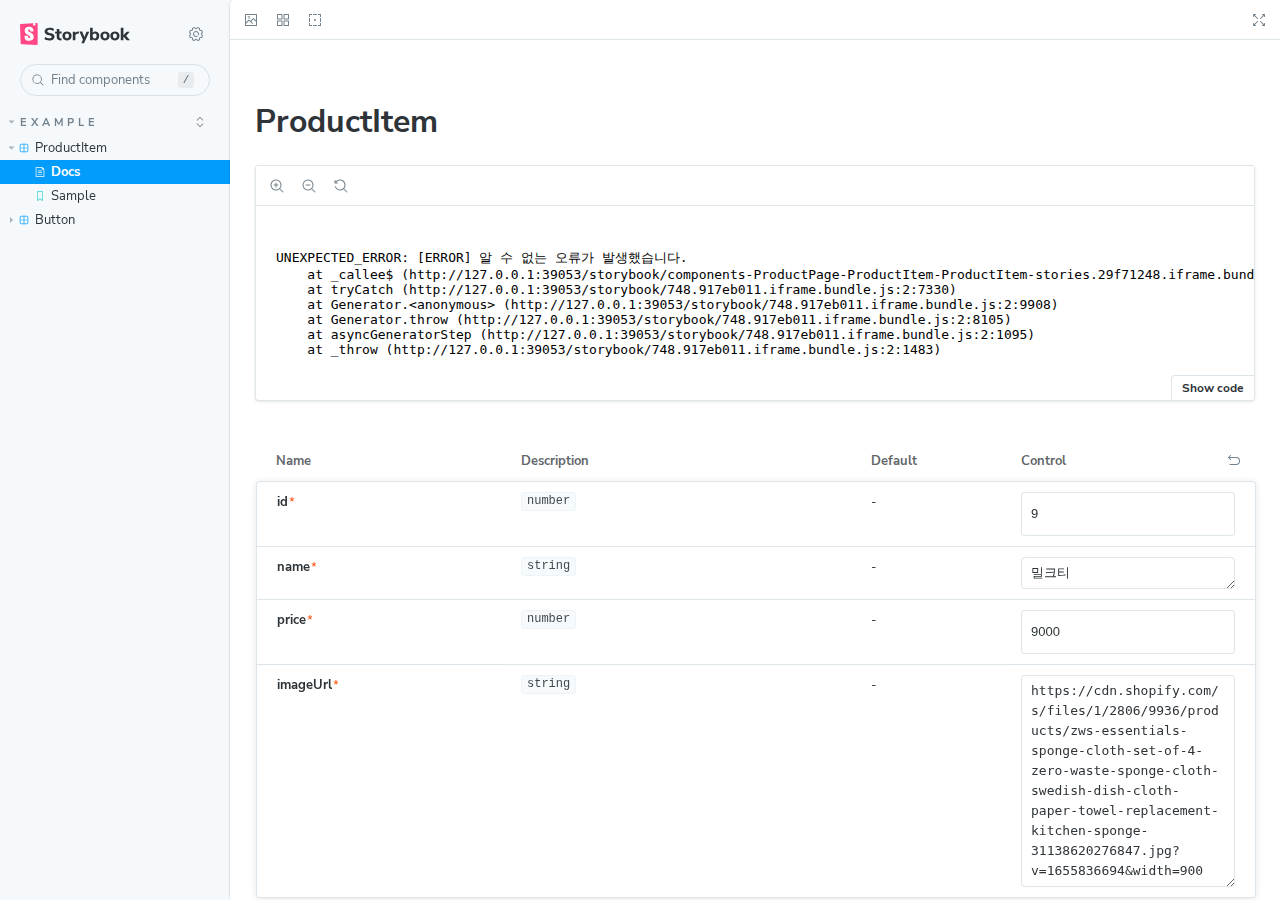
<file: storybook/index.html>
<!DOCTYPE html>
<html lang="en">
  <head>
    <meta charset="utf-8" />

    <title>@storybook/cli - Storybook</title>
    <meta name="viewport" content="width=device-width, initial-scale=1" />

    
    <link rel="icon" type="image/svg+xml" href="./favicon.svg" />
    
    <link
      rel="prefetch"
      href="./sb-common-assets/nunito-sans-regular.woff2"
      as="font"
      type="font/woff2"
      crossorigin
    />
    <link
      rel="prefetch"
      href="./sb-common-assets/nunito-sans-bold.woff2"
      as="font"
      type="font/woff2"
      crossorigin
    />
    <link rel="stylesheet" href="./sb-common-assets/fonts.css" />

    <link href="./sb-manager/runtime.js" rel="modulepreload" />

    
    <link href="./sb-addons/links-0/manager-bundle.js" rel="modulepreload" />
    
    <link href="./sb-addons/essentials-controls-1/manager-bundle.js" rel="modulepreload" />
    
    <link href="./sb-addons/essentials-actions-2/manager-bundle.js" rel="modulepreload" />
    
    <link href="./sb-addons/essentials-backgrounds-3/manager-bundle.js" rel="modulepreload" />
    
    <link href="./sb-addons/essentials-viewport-4/manager-bundle.js" rel="modulepreload" />
    
    <link href="./sb-addons/essentials-toolbars-5/manager-bundle.js" rel="modulepreload" />
    
    <link href="./sb-addons/essentials-measure-6/manager-bundle.js" rel="modulepreload" />
    
    <link href="./sb-addons/essentials-outline-7/manager-bundle.js" rel="modulepreload" />
    
    <link href="./sb-addons/interactions-8/manager-bundle.js" rel="modulepreload" />
       

    <style>
      #storybook-root[hidden] {
        display: none !important;
      }
    </style>

    
  </head>
  <body>
    <div id="root"></div>

    
    <script>
      
        
          window['FEATURES'] = {
  "warnOnLegacyHierarchySeparator": true,
  "buildStoriesJson": false,
  "storyStoreV7": true,
  "argTypeTargetsV7": true,
  "legacyDecoratorFileOrder": false
};
        
      
        
          window['REFS'] = {};
        
      
        
          window['LOGLEVEL'] = "info";
        
      
        
          window['DOCS_OPTIONS'] = {
  "defaultName": "Docs",
  "autodocs": "tag"
};
        
      
        
          window['CONFIG_TYPE'] = "PRODUCTION";
        
      
        
      
        
      
        
      
        
      
    </script>
    

    <script type="module">
      import './sb-manager/runtime.js';

      
      import './sb-addons/links-0/manager-bundle.js';
      
      import './sb-addons/essentials-controls-1/manager-bundle.js';
      
      import './sb-addons/essentials-actions-2/manager-bundle.js';
      
      import './sb-addons/essentials-backgrounds-3/manager-bundle.js';
      
      import './sb-addons/essentials-viewport-4/manager-bundle.js';
      
      import './sb-addons/essentials-toolbars-5/manager-bundle.js';
      
      import './sb-addons/essentials-measure-6/manager-bundle.js';
      
      import './sb-addons/essentials-outline-7/manager-bundle.js';
      
      import './sb-addons/interactions-8/manager-bundle.js';
      
    </script>

    <link href="./sb-preview/runtime.js" rel="prefetch" as="script" />
  </body>
</html>
</file>
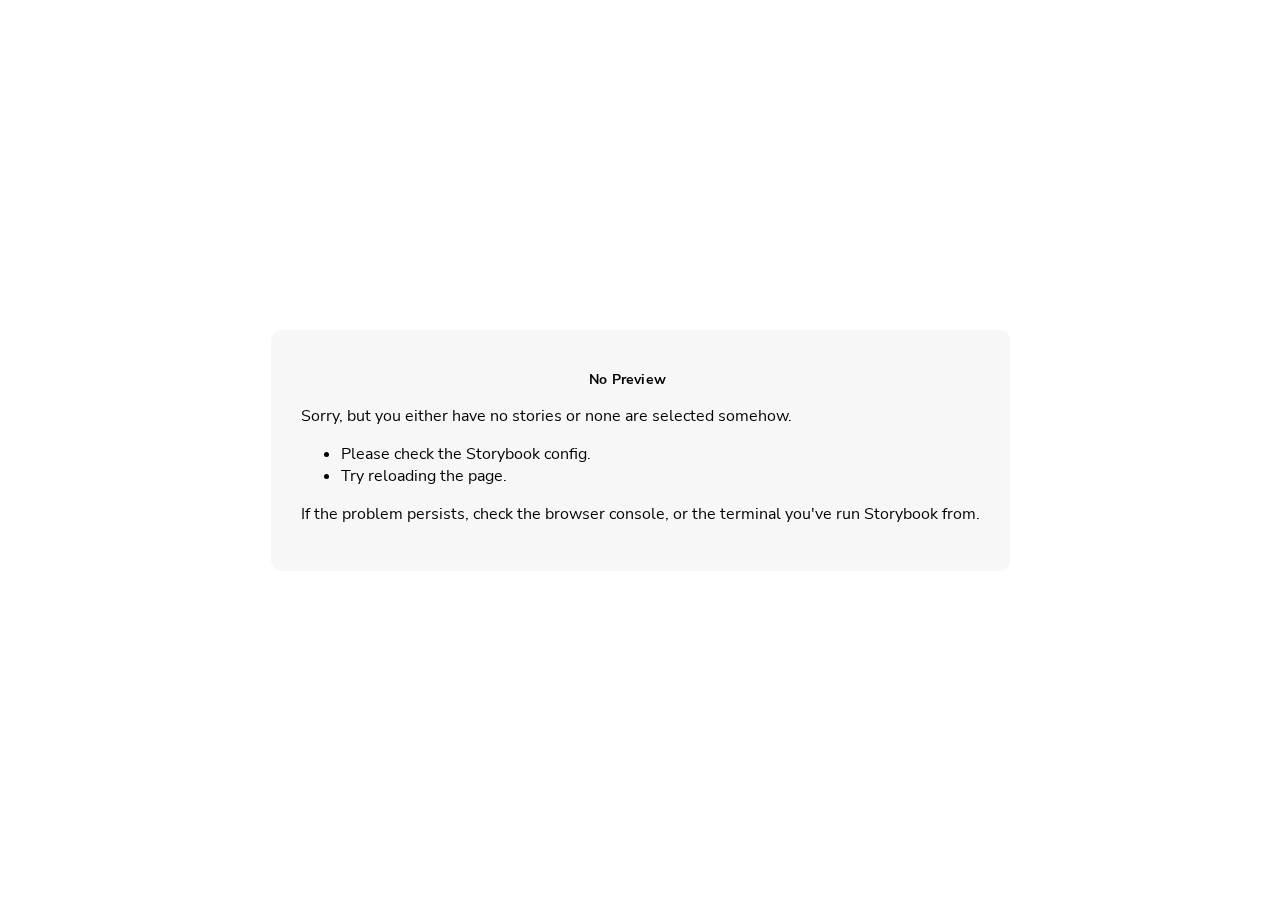
<file: storybook/iframe.html>
<!doctype html><html lang="en"><head><meta charset="utf-8"><title>Webpack App</title><meta name="viewport" content="width=device-width,initial-scale=1"><link rel="prefetch" href="./sb-common-assets/nunito-sans-regular.woff2" as="font" type="font/woff2" crossorigin><link rel="prefetch" href="./sb-common-assets/nunito-sans-italic.woff2" as="font" type="font/woff2" crossorigin><link rel="prefetch" href="./sb-common-assets/nunito-sans-bold.woff2" as="font" type="font/woff2" crossorigin><link rel="prefetch" href="./sb-common-assets/nunito-sans-bold-italic.woff2" as="font" type="font/woff2" crossorigin><link rel="stylesheet" href="./sb-common-assets/fonts.css"><base target="_parent"><style>/* While we aren't showing the main block yet, but still preparing, we want everything the user
     has rendered, which may or may not be in #storybook-root, to be display none */
  .sb-show-preparing-story:not(.sb-show-main) > :not(.sb-preparing-story) {
    display: none;
  }

  .sb-show-preparing-docs:not(.sb-show-main) > :not(.sb-preparing-docs) {
    display: none;
  }

  /* Hide our own blocks when we aren't supposed to be showing them */
  :not(.sb-show-preparing-story) > .sb-preparing-story,
  :not(.sb-show-preparing-docs) > .sb-preparing-docs,
  :not(.sb-show-nopreview) > .sb-nopreview,
  :not(.sb-show-errordisplay) > .sb-errordisplay {
    display: none;
  }

  .sb-show-main.sb-main-centered {
    margin: 0;
    display: flex;
    align-items: center;
    min-height: 100vh;
  }

  .sb-show-main.sb-main-centered #storybook-root {
    box-sizing: border-box;
    margin: auto;
    padding: 1rem;
    max-height: 100%; /* Hack for centering correctly in IE11 */
  }

  /* Vertical centering fix for IE11 */
  @media screen and (-ms-high-contrast: none), (-ms-high-contrast: active) {
    .sb-show-main.sb-main-centered:after {
      content: '';
      min-height: inherit;
      font-size: 0;
    }
  }

  .sb-show-main.sb-main-fullscreen {
    margin: 0;
    padding: 0;
    display: block;
  }

  .sb-show-main.sb-main-padded {
    margin: 0;
    padding: 1rem;
    display: block;
    box-sizing: border-box;
  }

  .sb-wrapper {
    position: fixed;
    top: 0;
    bottom: 0;
    left: 0;
    right: 0;
    padding: 20px;
    font-family: 'Nunito Sans', -apple-system, '.SFNSText-Regular', 'San Francisco',
      BlinkMacSystemFont, 'Segoe UI', 'Helvetica Neue', Helvetica, Arial, sans-serif;
    -webkit-font-smoothing: antialiased;
    overflow: auto;
  }

  .sb-heading {
    font-size: 14px;
    font-weight: 600;
    letter-spacing: 0.2px;
    margin: 10px 0;
    padding-right: 25px;
  }

  .sb-nopreview {
    display: flex;
    align-content: center;
    justify-content: center;
  }

  .sb-nopreview_main {
    margin: auto;
    padding: 30px;
    border-radius: 10px;
    background: rgba(0, 0, 0, 0.03);
  }

  .sb-nopreview_heading {
    text-align: center;
  }

  .sb-errordisplay {
    border: 20px solid rgb(187, 49, 49);
    background: #222;
    color: #fff;
    z-index: 999999;
  }

  .sb-errordisplay_code {
    padding: 10px;
    background: #000;
    color: #eee;
    font-family: 'Operator Mono', 'Fira Code Retina', 'Fira Code', 'FiraCode-Retina', 'Andale Mono',
      'Lucida Console', Consolas, Monaco, monospace;
  }

  .sb-errordisplay pre {
    white-space: pre-wrap;
  }

  @-webkit-keyframes sb-rotate360 {
    from {
      transform: rotate(0deg);
    }
    to {
      transform: rotate(360deg);
    }
  }
  @keyframes sb-rotate360 {
    from {
      transform: rotate(0deg);
    }
    to {
      transform: rotate(360deg);
    }
  }
  @-webkit-keyframes sb-glow {
    0%,
    100% {
      opacity: 1;
    }
    50% {
      opacity: 0.4;
    }
  }
  @keyframes sb-glow {
    0%,
    100% {
      opacity: 1;
    }
    50% {
      opacity: 0.4;
    }
  }

  /* We display the preparing loaders *over* the rendering story */
  .sb-preparing-story,
  .sb-preparing-docs {
    background-color: white;
    /* Maximum possible z-index. It would be better to use stacking contexts to ensure it's always
    on top, but this isn't possible as it would require making CSS changes that could affect user code */
    z-index: 2147483647;
  }

  .sb-loader {
    -webkit-animation: sb-rotate360 0.7s linear infinite;
    animation: sb-rotate360 0.7s linear infinite;
    border-color: rgba(97, 97, 97, 0.29);
    border-radius: 50%;
    border-style: solid;
    border-top-color: #646464;
    border-width: 2px;
    display: inline-block;
    height: 32px;
    left: 50%;
    margin-left: -16px;
    margin-top: -16px;
    mix-blend-mode: difference;
    overflow: hidden;
    position: absolute;
    top: 50%;
    transition: all 200ms ease-out;
    vertical-align: top;
    width: 32px;
    z-index: 4;
  }

  .sb-previewBlock {
    background: #fff;
    border: 1px solid rgba(0, 0, 0, 0.1);
    border-radius: 4px;
    box-shadow: rgba(0, 0, 0, 0.1) 0 1px 3px 0;
    margin: 25px auto 40px;
    max-width: 600px;
  }

  .sb-previewBlock_header {
    align-items: center;
    box-shadow: rgba(0, 0, 0, 0.1) 0 -1px 0 0 inset;
    display: flex;
    gap: 14px;
    height: 40px;
    padding: 0 12px;
  }

  .sb-previewBlock_icon {
    -webkit-animation: sb-glow 1.5s ease-in-out infinite;
    animation: sb-glow 1.5s ease-in-out infinite;
    background: #e6e6e6;
    height: 14px;
    width: 14px;
  }
  .sb-previewBlock_icon:last-child {
    margin-left: auto;
  }

  .sb-previewBlock_body {
    -webkit-animation: sb-glow 1.5s ease-in-out infinite;
    animation: sb-glow 1.5s ease-in-out infinite;
    height: 182px;
    position: relative;
  }

  .sb-argstableBlock {
    border-collapse: collapse;
    border-spacing: 0;
    font-size: 13px;
    line-height: 20px;
    margin: 25px auto 40px;
    max-width: 600px;
    text-align: left;
    width: 100%;
  }
  .sb-argstableBlock th:first-of-type,
  .sb-argstableBlock td:first-of-type {
    padding-left: 20px;
  }
  .sb-argstableBlock th:nth-of-type(2),
  .sb-argstableBlock td:nth-of-type(2) {
    width: 35%;
  }
  .sb-argstableBlock th:nth-of-type(3),
  .sb-argstableBlock td:nth-of-type(3) {
    width: 15%;
  }
  .sb-argstableBlock th:last-of-type,
  .sb-argstableBlock td:last-of-type {
    width: 25%;
    padding-right: 20px;
  }
  .sb-argstableBlock th span,
  .sb-argstableBlock td span {
    -webkit-animation: sb-glow 1.5s ease-in-out infinite;
    animation: sb-glow 1.5s ease-in-out infinite;
    background-color: rgba(0, 0, 0, 0.1);
    border-radius: 0;
    box-shadow: none;
    color: transparent;
  }
  .sb-argstableBlock th {
    padding: 10px 15px;
  }

  .sb-argstableBlock-body {
    border-radius: 4px;
    box-shadow: rgba(0, 0, 0, 0.1) 0 1px 3px 1px, rgba(0, 0, 0, 0.065) 0 0 0 1px;
  }
  .sb-argstableBlock-body tr {
    background: transparent;
    overflow: hidden;
  }
  .sb-argstableBlock-body tr:not(:first-child) {
    border-top: 1px solid #e6e6e6;
  }
  .sb-argstableBlock-body tr:first-child td:first-child {
    border-top-left-radius: 4px;
  }
  .sb-argstableBlock-body tr:first-child td:last-child {
    border-top-right-radius: 4px;
  }
  .sb-argstableBlock-body tr:last-child td:first-child {
    border-bottom-left-radius: 4px;
  }
  .sb-argstableBlock-body tr:last-child td:last-child {
    border-bottom-right-radius: 4px;
  }
  .sb-argstableBlock-body td {
    background: #fff;
    padding-bottom: 10px;
    padding-top: 10px;
    vertical-align: top;
  }
  .sb-argstableBlock-body td:not(:first-of-type) {
    padding-left: 15px;
    padding-right: 15px;
  }
  .sb-argstableBlock-body button {
    -webkit-animation: sb-glow 1.5s ease-in-out infinite;
    animation: sb-glow 1.5s ease-in-out infinite;
    background-color: rgba(0, 0, 0, 0.1);
    border: 0;
    border-radius: 0;
    box-shadow: none;
    color: transparent;
    display: inline;
    font-size: 12px;
    line-height: 1;
    padding: 10px 16px;
  }

  .sb-argstableBlock-summary {
    margin-top: 4px;
  }

  .sb-argstableBlock-code {
    margin-right: 4px;
    margin-bottom: 4px;
    padding: 2px 5px;
  }</style><script>/* globals window */
  /* eslint-disable no-underscore-dangle */
  try {
    if (window.top !== window) {
      window.__REACT_DEVTOOLS_GLOBAL_HOOK__ = window.top.__REACT_DEVTOOLS_GLOBAL_HOOK__;
      window.__VUE_DEVTOOLS_GLOBAL_HOOK__ = window.top.__VUE_DEVTOOLS_GLOBAL_HOOK__;
      window.top.__VUE_DEVTOOLS_CONTEXT__ = window.document;
    }
  } catch (e) {
    // eslint-disable-next-line no-console
    console.warn('unable to connect to top frame for connecting dev tools');
  }</script><style>#storybook-root[hidden],
      #storybook-docs[hidden] {
        display: none !important;
      }</style></head><body><div class="sb-preparing-story sb-wrapper"><div class="sb-loader"></div></div><div class="sb-preparing-docs sb-wrapper"><div class="sb-previewBlock"><div class="sb-previewBlock_header"><div class="sb-previewBlock_icon"></div><div class="sb-previewBlock_icon"></div><div class="sb-previewBlock_icon"></div><div class="sb-previewBlock_icon"></div></div><div class="sb-previewBlock_body"><div class="sb-loader"></div></div></div><table aria-hidden="true" class="sb-argstableBlock"><thead class="sb-argstableBlock-head"><tr><th><span>Name</span></th><th><span>Description</span></th><th><span>Default</span></th><th><span>Control</span></th></tr></thead><tbody class="sb-argstableBlock-body"><tr><td><span>propertyName</span><span title="Required">*</span></td><td><div><span>This is a short description</span></div><div class="sb-argstableBlock-summary"><div><span class="sb-argstableBlock-code">summary</span></div></div></td><td><div><span class="sb-argstableBlock-code">defaultValue</span></div></td><td><button>Set string</button></td></tr><tr><td><span>propertyName</span><span>*</span></td><td><div><span>This is a short description</span></div><div class="sb-argstableBlock-summary"><div><span class="sb-argstableBlock-code">summary</span></div></div></td><td><div><span class="sb-argstableBlock-code">defaultValue</span></div></td><td><button>Set string</button></td></tr><tr><td><span>propertyName</span><span>*</span></td><td><div><span>This is a short description</span></div><div class="sb-argstableBlock-summary"><div><span class="sb-argstableBlock-code">summary</span></div></div></td><td><div><span class="sb-argstableBlock-code">defaultValue</span></div></td><td><button>Set string</button></td></tr></tbody></table></div><div class="sb-nopreview sb-wrapper"><div class="sb-nopreview_main"><h1 class="sb-nopreview_heading sb-heading">No Preview</h1><p>Sorry, but you either have no stories or none are selected somehow.</p><ul><li>Please check the Storybook config.</li><li>Try reloading the page.</li></ul><p>If the problem persists, check the browser console, or the terminal you've run Storybook from.</p></div></div><div class="sb-errordisplay sb-wrapper"><pre id="error-message" class="sb-heading"></pre><pre class="sb-errordisplay_code"><code id="error-stack"></code></pre></div><div id="storybook-root"></div><div id="storybook-docs"></div><script>window['CONFIG_TYPE'] = "PRODUCTION";
          
      
          
            window['LOGLEVEL'] = "info";
          
      
          
            window['FRAMEWORK_OPTIONS'] = {"name":"@storybook/react-webpack5","options":{"legacyRootApi":true}};
          
      
          
      
          
            window['FEATURES'] = {"warnOnLegacyHierarchySeparator":true,"buildStoriesJson":false,"storyStoreV7":true,"argTypeTargetsV7":true,"legacyDecoratorFileOrder":false};
          
      
          
      
          
            window['STORIES'] = [{"titlePrefix":"","directory":"./src","files":"**/*.stories.@(js|ts|tsx)","importPathMatcher":"^\\.[\\\\/](?:src(?:\\/(?!\\.)(?:(?:(?!(?:^|\\/)\\.).)*?)\\/|\\/|$)(?!\\.)(?=.)[^/]*?\\.stories\\.(js|ts|tsx))$"}];
          
      
          
            window['DOCS_OPTIONS'] = {"defaultName":"Docs","autodocs":"tag"};</script><script type="module">import './sb-preview/runtime.js';

      
      import './runtime~main.d33794ab.iframe.bundle.js';
      
      import './866.d63db378.iframe.bundle.js';
      
      import './main.93eaeed8.iframe.bundle.js';</script></body></html>
</file>
<file: storybook/sb-common-assets/fonts.css>
@font-face {
  font-family: 'Nunito Sans';
  font-style: normal;
  font-weight: 400;
  font-display: swap;
  src: url('./nunito-sans-regular.woff2') format('woff2');
}

@font-face {
  font-family: 'Nunito Sans';
  font-style: italic;
  font-weight: 400;
  font-display: swap;
  src: url('./nunito-sans-italic.woff2') format('woff2');
}

@font-face {
  font-family: 'Nunito Sans';
  font-style: normal;
  font-weight: 700;
  font-display: swap;
  src: url('./nunito-sans-bold.woff2') format('woff2');
}

@font-face {
  font-family: 'Nunito Sans';
  font-style: italic;
  font-weight: 700;
  font-display: swap;
  src: url('./nunito-sans-bold-italic.woff2') format('woff2');
}
</file>
